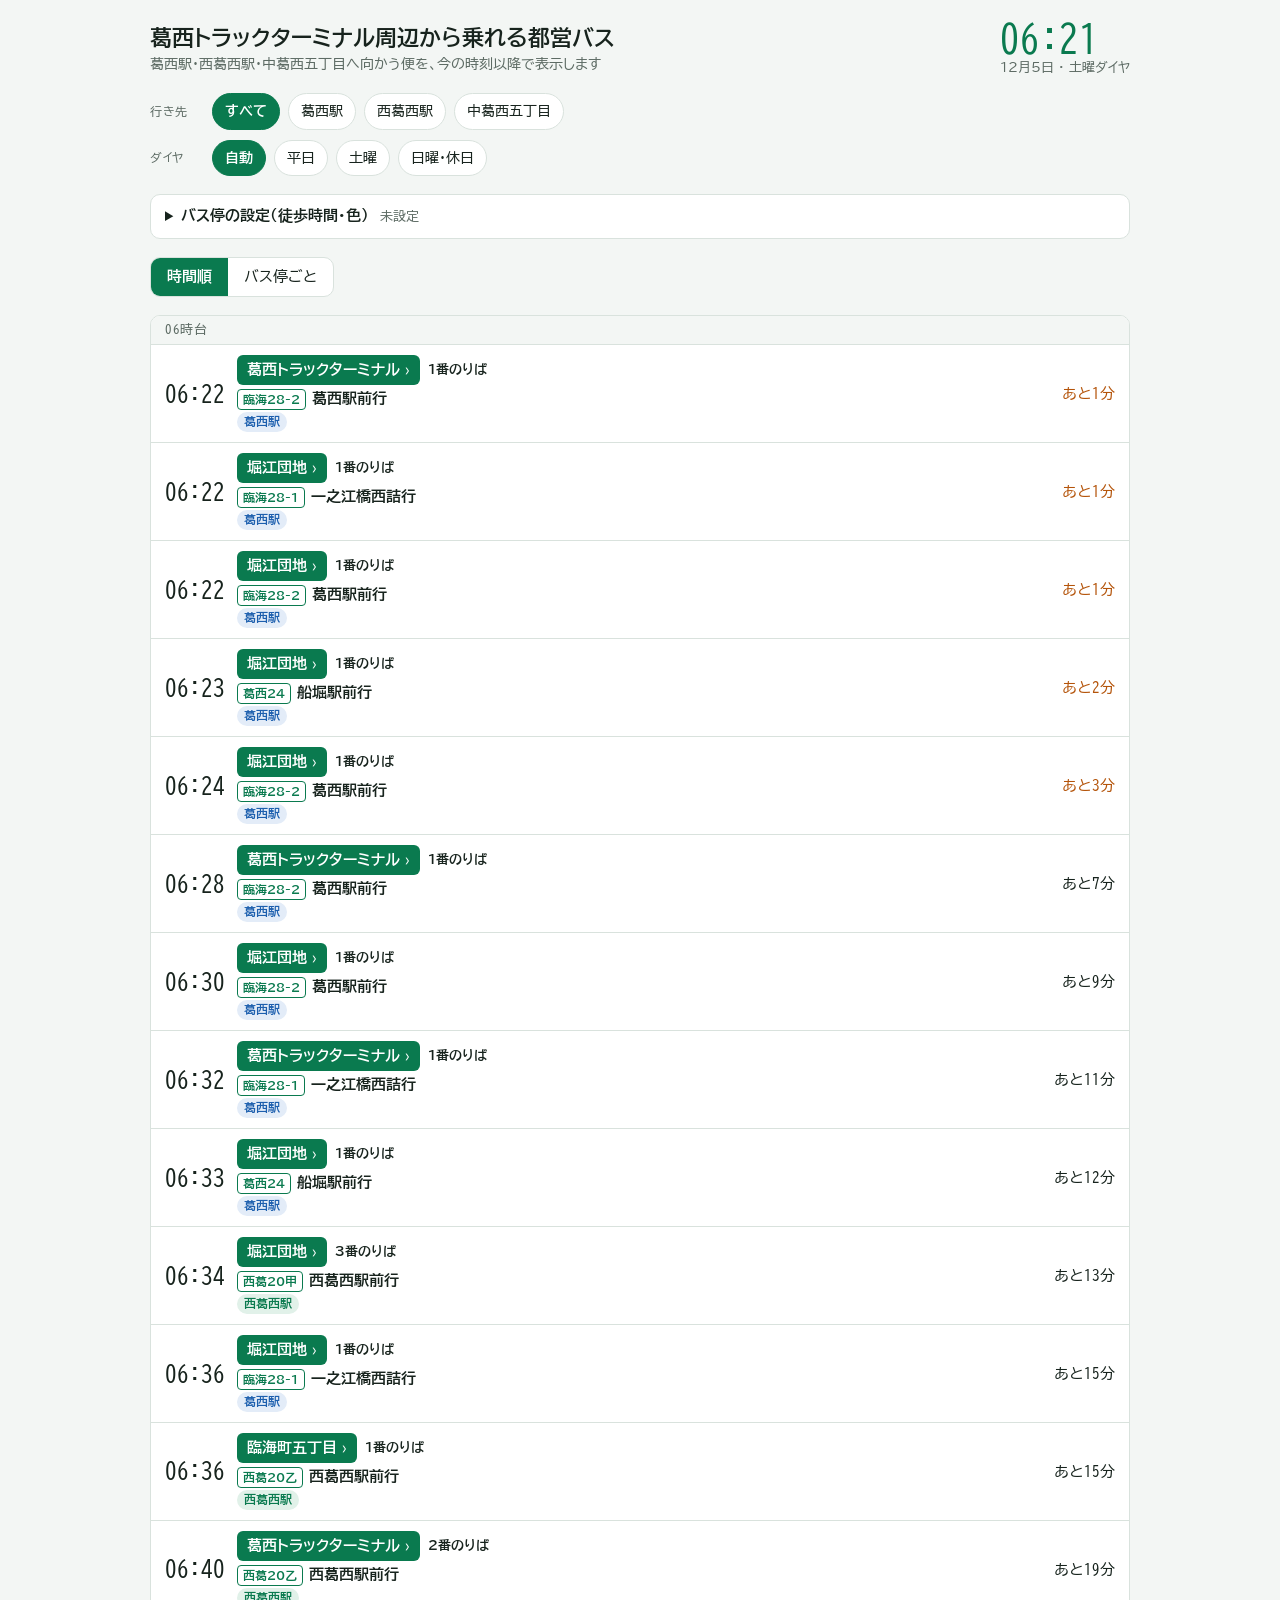
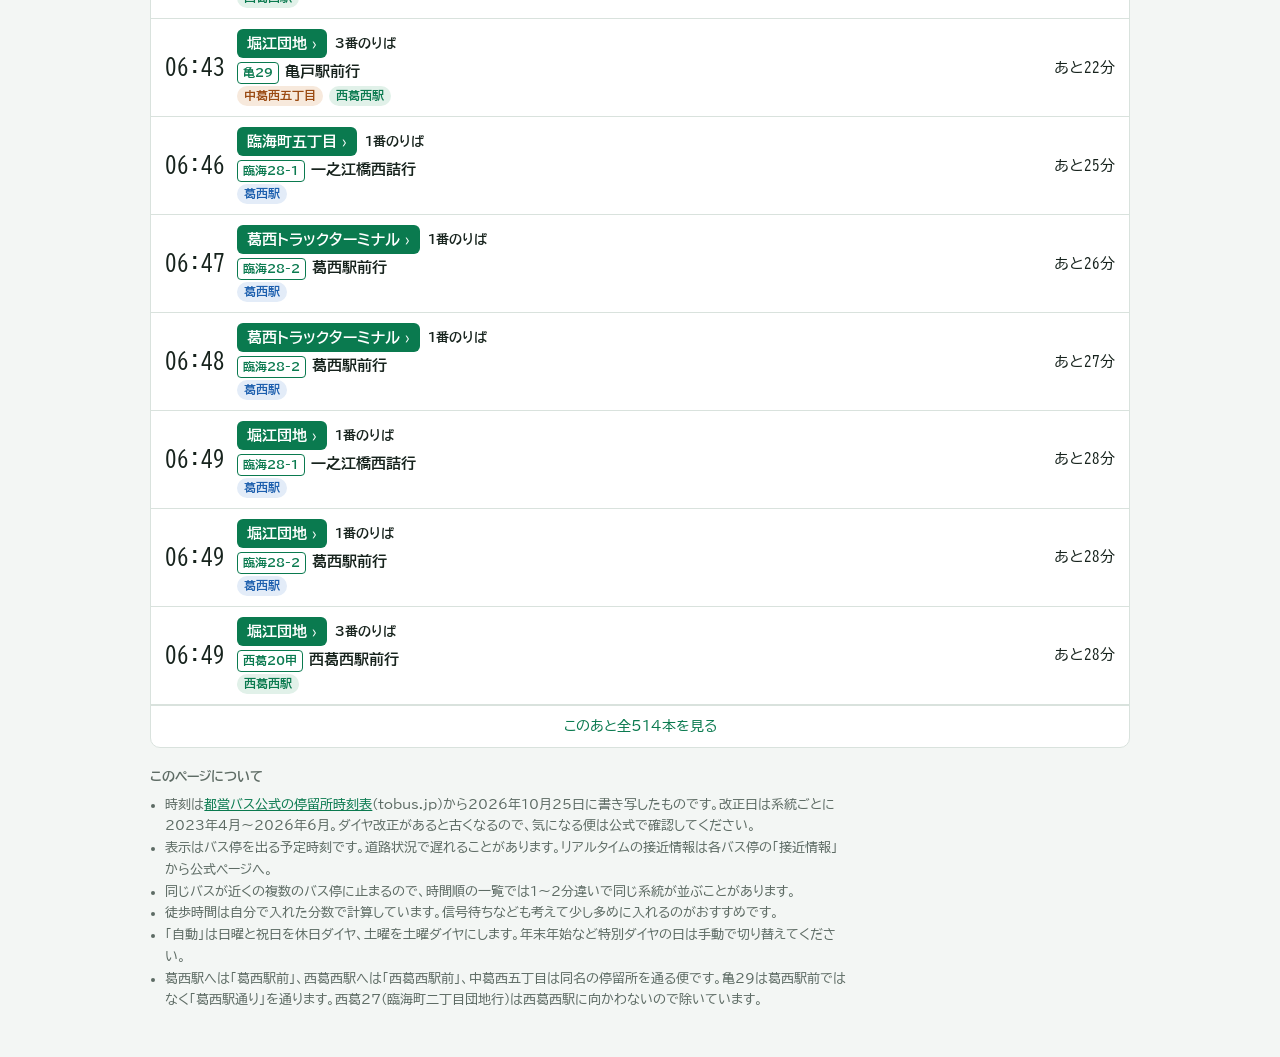
<file: index.html>
<!doctype html>
<html lang="ja">
<head>
<meta charset="utf-8">
<meta name="viewport" content="width=device-width,initial-scale=1,viewport-fit=cover">
<meta name="theme-color" content="#0a7a4f">
<link rel="manifest" href="manifest.webmanifest">
<link rel="icon" href="icon-192.png">
<link rel="apple-touch-icon" href="icon-192.png">
<style>:root{padding-top:env(safe-area-inset-top,0px);padding-bottom:env(safe-area-inset-bottom,0px)}body{margin:0}</style>
<title>葛西バス</title>
<meta name="claude:viewport-fit-sides" content="cover">
<link rel="preconnect" href="https://fonts.googleapis.com">
<link rel="stylesheet" href="https://fonts.googleapis.com/css2?family=BIZ+UDPGothic:wght@400;700&family=BIZ+UDGothic:wght@700&display=swap">
<style>
/* Layout: 発車標(departure board)風。上に時刻と行き先フィルタ、下に停留所ごとのカード */
:root{
  --bg:#f3f6f4; --surface:#ffffff; --fg:#17231d; --muted:#5d6b64; --line:#d9e2dd;
  --accent:#0a7a4f; --accent-soft:#e1f1e9; --warn:#b4540a; --led:#0a7a4f;
  --c-kasai:#1d5fae; --c-nishi:#0a7a4f; --c-naka:#9a4a12;
  --c-kasai-bg:#e3ecf8; --c-nishi-bg:#e1f1e9; --c-naka-bg:#f7e9dc;
  --font-body:"BIZ UDPGothic","Hiragino Sans","Noto Sans JP",system-ui,sans-serif;
  --font-num:"BIZ UDGothic","Hiragino Sans","Noto Sans JP",ui-monospace,monospace;
}
@media (prefers-color-scheme: dark){:root:not([data-theme="light"]){
  --bg:#0f1512; --surface:#18211c; --fg:#e6eee9; --muted:#9aaba2; --line:#2a362f;
  --accent:#3fc48a; --accent-soft:#183a2a; --warn:#f0a35c; --led:#57d99c;
  --c-kasai:#8db8f0; --c-nishi:#6fd8a6; --c-naka:#f0b07a;
  --c-kasai-bg:#1b2a40; --c-nishi-bg:#183a2a; --c-naka-bg:#3a2717; color-scheme:dark}}
:root[data-theme="dark"]{
  --bg:#0f1512; --surface:#18211c; --fg:#e6eee9; --muted:#9aaba2; --line:#2a362f;
  --accent:#3fc48a; --accent-soft:#183a2a; --warn:#f0a35c; --led:#57d99c;
  --c-kasai:#8db8f0; --c-nishi:#6fd8a6; --c-naka:#f0b07a;
  --c-kasai-bg:#1b2a40; --c-nishi-bg:#183a2a; --c-naka-bg:#3a2717; color-scheme:dark}
*{box-sizing:border-box}
body{background:var(--bg);color:var(--fg);font-family:var(--font-body);font-size:15px;line-height:1.55;
  padding-left:max(16px,env(safe-area-inset-left,0px));padding-right:max(16px,env(safe-area-inset-right,0px));padding-block:20px 40px}
.wrap{max-width:980px;margin:0 auto;display:flex;flex-direction:column;gap:18px}
header{display:flex;flex-wrap:wrap;align-items:flex-end;justify-content:space-between;gap:12px}
h1{font-size:1.35rem;margin:0;text-wrap:balance;line-height:1.3}
.sub{color:var(--muted);font-size:.85rem;margin:2px 0 0}
.clock{font-family:var(--font-num);font-size:2.4rem;line-height:1;color:var(--led);font-variant-numeric:tabular-nums;letter-spacing:.02em}
.clock small{display:block;font-family:var(--font-body);font-size:.8rem;color:var(--muted);text-align:right;margin-top:4px;letter-spacing:0}
.controls{display:flex;flex-direction:column;gap:10px}
.row{display:flex;flex-wrap:wrap;gap:8px;align-items:center}
.row .lbl{font-size:.75rem;color:var(--muted);letter-spacing:.06em;min-width:4.5em}
button.chip{font:inherit;font-size:.9rem;border:1px solid var(--line);background:var(--surface);color:var(--fg);
  padding:6px 12px;border-radius:999px;cursor:pointer}
button.chip[aria-pressed="true"]{background:var(--accent);border-color:var(--accent);color:var(--surface);font-weight:700}
button.chip:focus-visible{outline:2px solid var(--accent);outline-offset:2px}
.grid{display:grid;grid-template-columns:repeat(auto-fill,minmax(290px,1fr));gap:14px}
.card{background:var(--surface);border:1px solid var(--line);border-radius:10px;overflow:hidden;min-width:0;display:flex;flex-direction:column}
.card h2{font-size:1rem;margin:0;flex-wrap:wrap;padding:12px 14px 10px;border-bottom:1px solid var(--line);display:flex;justify-content:space-between;gap:8px;align-items:baseline}
.card h2 span{font-size:.75rem;color:var(--muted);font-weight:400}
.dep{display:grid;grid-template-columns:auto 1fr auto;gap:2px 12px;padding:10px 14px;border-bottom:1px solid var(--line);align-items:center}
.dep:last-child{border-bottom:0}
.dep .t{font-family:var(--font-num);font-size:1.45rem;font-variant-numeric:tabular-nums;grid-row:span 2}
.dep .r{font-weight:700;font-size:.95rem;min-width:0}
.dep .r b{display:inline-block;font-size:.78rem;border:1px solid currentColor;border-radius:4px;padding:0 5px;margin-right:6px;color:var(--accent)}
.dep .in{font-family:var(--font-num);font-size:.95rem;text-align:right;grid-row:span 2;font-variant-numeric:tabular-nums;white-space:nowrap}
.dep .in.soon{color:var(--warn)}
.dep .meta{font-size:.78rem;color:var(--muted);display:flex;flex-wrap:wrap;gap:4px 6px;align-items:center;min-width:0}
.pill{font-size:.72rem;padding:1px 7px;border-radius:999px;font-weight:700;white-space:nowrap}
.p-kasai{color:var(--c-kasai);background:var(--c-kasai-bg)}
.p-nishi{color:var(--c-nishi);background:var(--c-nishi-bg)}
.p-naka{color:var(--c-naka);background:var(--c-naka-bg)}
.empty{padding:14px;color:var(--muted);font-size:.9rem}
.more{font:inherit;font-size:.85rem;background:none;border:0;border-top:1px solid var(--line);color:var(--accent);padding:10px;cursor:pointer;margin-top:auto}
.more:focus-visible{outline:2px solid var(--accent);outline-offset:-2px}
.note{font-size:.8rem;color:var(--muted);line-height:1.7;max-width:70ch}
.note a{color:var(--accent)}
.note ul{padding-left:1.2em;margin:6px 0}
.banner{background:var(--accent-soft);border-radius:8px;padding:8px 12px;font-size:.85rem}
</style>
<style>
.tabs{display:flex;gap:0;border:1px solid var(--line);border-radius:10px;overflow:hidden;background:var(--surface);align-self:flex-start}
.tabs button{font:inherit;font-size:.92rem;border:0;background:none;color:var(--fg);padding:8px 16px;cursor:pointer}
.tabs button[aria-selected="true"]{background:var(--accent);color:var(--surface);font-weight:700}
.tabs button:focus-visible{outline:2px solid var(--accent);outline-offset:-2px}
.list{background:var(--surface);border:1px solid var(--line);border-radius:10px;overflow:hidden;display:flex;flex-direction:column}
.list .dep{grid-template-columns:auto 1fr auto}
button.stop{font:inherit;font-size:.8rem;font-weight:700;color:var(--accent);background:var(--accent-soft);border:0;border-radius:6px;padding:2px 8px;cursor:pointer;text-align:left}
button.stop:focus-visible{outline:2px solid var(--accent);outline-offset:1px}
button.stop::after{content:" ›"}
.detail-head{display:flex;flex-wrap:wrap;align-items:center;gap:10px 14px}
.detail-head h2{margin:0;font-size:1.2rem}
.detail-head .routes{font-size:.8rem;color:var(--muted)}
button.back{font:inherit;font-size:.88rem;border:1px solid var(--line);background:var(--surface);color:var(--fg);border-radius:999px;padding:6px 12px;cursor:pointer}
button.back:focus-visible{outline:2px solid var(--accent);outline-offset:2px}
.hour{font-family:var(--font-num);font-size:.8rem;color:var(--muted);background:var(--bg);padding:4px 14px;border-bottom:1px solid var(--line);letter-spacing:.04em}
.walkbox{background:var(--surface);border:1px solid var(--line);border-radius:10px;padding:0 14px}
.walkbox summary{cursor:pointer;padding:10px 0;font-weight:700;font-size:.92rem;list-style-position:inside}
.walkbox summary span{font-weight:400;color:var(--muted);font-size:.8rem;margin-left:6px}
.walkbox summary:focus-visible{outline:2px solid var(--accent);outline-offset:2px}
.walkhelp{font-size:.8rem;color:var(--muted);margin:0 0 10px}
.walkset{display:grid;grid-template-columns:repeat(auto-fill,minmax(220px,1fr));gap:8px 16px;padding-bottom:14px}
.walkrow{display:flex;align-items:center;gap:8px;font-size:.9rem}
.walkrow .wname{flex:1;min-width:0}
.walkrow input{width:4.5em;font:inherit;font-family:var(--font-num);font-size:1rem;padding:4px 8px;border:1px solid var(--line);border-radius:6px;background:var(--bg);color:var(--fg);text-align:right}
.walkrow input:focus-visible{outline:2px solid var(--accent);outline-offset:1px}
.walk{font-weight:700;color:var(--accent)}
.walk.tight{color:var(--warn)}
.walk.late{color:var(--muted)}
.dep.miss{opacity:.45}
.dep.miss .r b{color:var(--muted)}
.dep .t{grid-column:1;grid-row:1 / span 2}
.dep .in{grid-column:3;grid-row:1 / span 2}
.dep .st,.dep .r,.dep .meta{grid-column:2}
.dep.withstop .t,.dep.withstop .in{grid-row:1 / span 3}
.dep .st{display:flex;flex-wrap:wrap;align-items:center;gap:4px 8px;min-width:0}
.sc-green{--sc:#0a7a4f}.sc-blue{--sc:#1d5fae}.sc-teal{--sc:#0b7285}.sc-purple{--sc:#6b3fa0}.sc-pink{--sc:#b8336a}.sc-red{--sc:#c0392b}.sc-orange{--sc:#b4540a}.sc-brown{--sc:#7a5230}
@media (prefers-color-scheme:dark){:root:not([data-theme="light"]) .sc-green{--sc:#3fc48a}:root:not([data-theme="light"]) .sc-blue{--sc:#8db8f0}:root:not([data-theme="light"]) .sc-teal{--sc:#5fd0e0}:root:not([data-theme="light"]) .sc-purple{--sc:#c3a2f0}:root:not([data-theme="light"]) .sc-pink{--sc:#f39ac0}:root:not([data-theme="light"]) .sc-red{--sc:#f08a80}:root:not([data-theme="light"]) .sc-orange{--sc:#f0a35c}:root:not([data-theme="light"]) .sc-brown{--sc:#d4a87a}}
:root[data-theme="dark"] .sc-green{--sc:#3fc48a}:root[data-theme="dark"] .sc-blue{--sc:#8db8f0}:root[data-theme="dark"] .sc-teal{--sc:#5fd0e0}:root[data-theme="dark"] .sc-purple{--sc:#c3a2f0}:root[data-theme="dark"] .sc-pink{--sc:#f39ac0}:root[data-theme="dark"] .sc-red{--sc:#f08a80}:root[data-theme="dark"] .sc-orange{--sc:#f0a35c}:root[data-theme="dark"] .sc-brown{--sc:#d4a87a}
button.stop.big,.stoplabel{white-space:nowrap;font-size:.95rem;font-weight:700;padding:3px 10px;background:var(--sc,var(--accent));color:var(--surface);border-radius:6px}
.card h2 button.stop.big{font-size:1rem;padding:4px 12px}
.detail-head h2 .stoplabel{font-size:1.1rem;padding:4px 12px}
.walkrow .stoplabel{flex:0 1 auto;overflow:hidden;text-overflow:ellipsis;font-size:.88rem;padding:2px 8px;margin-right:auto}
.stopset{display:flex;flex-direction:column;gap:6px}
.swatches{display:flex;flex-wrap:wrap;gap:6px}
.sw{width:28px;height:28px;border-radius:50%;border:2px solid var(--surface);background:var(--sc);box-shadow:0 0 0 1px var(--line);cursor:pointer;padding:0}
.sw[aria-checked="true"]{box-shadow:0 0 0 2px var(--fg)}
.sw:focus-visible{outline:2px solid var(--fg);outline-offset:2px}
.dep .st .pole{font-size:.8rem;font-weight:700;color:var(--fg)}
.dep.miss .st button.stop{background:var(--muted)}
</style>
</head>
<body>
<div class="wrap">
<header>
  <div>
    <h1>葛西トラックターミナル周辺から乗れる都営バス</h1>
    <p class="sub">葛西駅・西葛西駅・中葛西五丁目へ向かう便を、今の時刻以降で表示します</p>
  </div>
  <div class="clock" id="clock">--:--<small id="daylabel">-</small></div>
</header>
<div class="controls">
  <div class="row" role="group" aria-label="行き先">
    <span class="lbl">行き先</span>
    <button class="chip" data-dest="all" aria-pressed="true" id="d-all">すべて</button>
    <button class="chip" data-dest="kasai" aria-pressed="false" id="d-kasai">葛西駅</button>
    <button class="chip" data-dest="nishi" aria-pressed="false" id="d-nishi">西葛西駅</button>
    <button class="chip" data-dest="naka" aria-pressed="false" id="d-naka">中葛西五丁目</button>
  </div>
  <div class="row" role="group" aria-label="ダイヤ">
    <span class="lbl">ダイヤ</span>
    <button class="chip" data-day="auto" aria-pressed="true" id="w-auto">自動</button>
    <button class="chip" data-day="wd" aria-pressed="false" id="w-wd">平日</button>
    <button class="chip" data-day="sa" aria-pressed="false" id="w-sa">土曜</button>
    <button class="chip" data-day="ho" aria-pressed="false" id="w-ho">日曜・休日</button>
  </div>
</div>
<details class="walkbox" id="walkbox">
  <summary>バス停の設定(徒歩時間・色) <span id="walksum">未設定</span></summary>
  <p class="walkhelp">いる場所から各バス停まで歩く分数を入れると、歩いても間に合わない便はグレーで表示します。空欄は0分(今すぐ乗れる)扱いです。下の丸を押すとバス停の色を変えられます。設定はこのスマホに保存されます。</p>
  <div id="walkset" class="walkset"></div>
</details>
<div class="tabs" role="tablist" id="tabs">
  <button role="tab" data-view="time" aria-selected="true" id="tab-time">時間順</button>
  <button role="tab" data-view="stops" aria-selected="false" id="tab-stops">バス停ごと</button>
</div>
<div id="banner" class="banner" hidden></div>
<div id="view"></div>
<section class="note">
  <strong>このページについて</strong>
  <ul>
    <li>時刻は<a href="https://tobus.jp/sp/blsys" target="_blank" rel="noopener">都営バス公式の停留所時刻表</a>(tobus.jp)から2026年10月25日に書き写したものです。改正日は系統ごとに2023年4月〜2026年6月。ダイヤ改正があると古くなるので、気になる便は公式で確認してください。</li>
    <li>表示はバス停を出る予定時刻です。道路状況で遅れることがあります。リアルタイムの接近情報は各バス停の「接近情報」から公式ページへ。</li>
    <li>同じバスが近くの複数のバス停に止まるので、時間順の一覧では1〜2分違いで同じ系統が並ぶことがあります。</li>
    <li>徒歩時間は自分で入れた分数で計算しています。信号待ちなども考えて少し多めに入れるのがおすすめです。</li>
    <li>「自動」は日曜と祝日を休日ダイヤ、土曜を土曜ダイヤにします。年末年始など特別ダイヤの日は手動で切り替えてください。</li>
    <li>葛西駅へは「葛西駅前」、西葛西駅へは「西葛西駅前」、中葛西五丁目は同名の停留所を通る便です。亀29は葛西駅前ではなく「葛西駅通り」を通ります。西葛27(臨海町二丁目団地行)は西葛西駅に向かわないので除いています。</li>
  </ul>
</section>
</div>
<script>
const DATA=
{"1394_175":{"pole":1,"t":{"wd":[[385,""],[397,""],[409,""],[415,"ｲ"],[420,""],[426,"ｲ"],[433,""],[440,"ｲ"],[447,""],[453,"ｲ"],[459,""],[466,"ｲ"],[472,""],[478,"ｶ"],[485,""],[491,"ｶ"],[498,""],[504,"ｶ"],[511,"ｲ"],[517,"ｶ"],[523,"ｲ"],[527,"ｶ"],[532,"ｲ"],[536,"ｶ"],[540,"ｲ"],[545,"ｶ"],[551,"ｲ"],[556,"ｶ"],[564,"ｲ"],[572,"ｶ"],[581,"ｲ"],[591,"ｲ"],[600,"ｲ"],[609,"ｲ"],[616,"ｶ"],[625,"ｲ"],[635,"ｲ"],[646,"ｲ"],[653,"ｶ"],[659,"ｲ"],[669,"ｶ"],[672,"ｲ"],[678,"ｶ"],[685,"ｲ"],[699,"ｲ"],[713,"ｲ"],[726,"ｲ"],[739,"ｲ"],[754,"ｲ"],[771,"ｲ"],[788,"ｲ"],[796,"ｶ"],[805,"ｲ"],[822,"ｲ"],[839,"ｲ"],[856,"ｲ"],[873,"ｲ"],[891,"ｲ"],[909,"ｲ"],[925,""],[940,""],[952,""],[963,""],[975,""],[981,"ｶ"],[987,""],[1001,""],[1015,""],[1029,""],[1042,""],[1055,""],[1066,""],[1075,""],[1081,"ｶ"],[1084,""],[1093,""],[1102,""],[1111,""],[1120,""],[1125,"ｶ"],[1131,""],[1138,"ｶ"],[1143,""],[1155,""],[1161,"ｶ"],[1175,"ｲ"],[1179,"ｶ"],[1187,"ｶ"],[1197,"ｲ"],[1214,"ｲ"],[1231,"ｲ"],[1247,"ｲ"],[1262,"ｲ"],[1279,"ｲ"],[1296,"ｲ"],[1312,"ｲ"],[1326,"ｶ"]],"sa":[[382,""],[396,""],[409,""],[424,""],[441,""],[459,""],[474,""],[488,""],[505,""],[523,"ｲ"],[540,"ｲ"],[555,"ｲ"],[570,"ｲ"],[587,"ｲ"],[604,"ｲ"],[619,"ｶ"],[635,"ｲ"],[645,"ｶ"],[651,"ｲ"],[668,"ｲ"],[685,"ｲ"],[702,"ｲ"],[719,"ｲ"],[736,"ｲ"],[753,"ｲ"],[770,"ｲ"],[787,"ｲ"],[804,"ｲ"],[821,"ｲ"],[838,"ｲ"],[855,"ｲ"],[864,"ｶ"],[872,"ｲ"],[889,"ｲ"],[905,"ｲ"],[922,"ｲ"],[938,"ｲ"],[954,"ｲ"],[971,""],[988,""],[996,"ｶ"],[1005,""],[1021,""],[1037,""],[1053,""],[1068,""],[1083,""],[1092,"ｶ"],[1099,""],[1115,""],[1131,""],[1140,"ｶ"],[1147,""],[1163,"ｲ"],[1181,"ｲ"],[1191,"ｶ"],[1200,"ｲ"],[1207,"ｶ"],[1223,"ｲ"],[1245,"ｲ"],[1267,"ｲ"],[1294,"ｲ"],[1312,"ｲ"],[1326,"ｶ"]],"ho":[[382,""],[400,""],[414,""],[433,""],[451,""],[469,""],[487,""],[505,""],[523,"ｲ"],[541,"ｲ"],[555,"ｲ"],[569,"ｲ"],[579,"ｶ"],[585,"ｲ"],[601,"ｲ"],[616,"ｲ"],[631,"ｲ"],[647,"ｲ"],[662,"ｲ"],[678,"ｲ"],[693,"ｲ"],[709,"ｲ"],[725,"ｲ"],[740,"ｲ"],[755,"ｲ"],[771,"ｲ"],[787,"ｲ"],[795,"ｶ"],[803,"ｲ"],[819,"ｲ"],[835,"ｲ"],[843,"ｶ"],[851,"ｲ"],[867,"ｲ"],[883,"ｲ"],[899,"ｲ"],[915,"ｲ"],[930,"ｲ"],[945,"ｲ"],[961,"ｲ"],[976,"ｲ"],[987,""],[999,""],[1011,""],[1018,"ｶ"],[1025,""],[1038,""],[1050,""],[1062,""],[1075,""],[1081,"ｶ"],[1088,""],[1103,""],[1118,"ｲ"],[1127,"ｶ"],[1133,"ｲ"],[1148,"ｲ"],[1163,"ｲ"],[1180,"ｲ"],[1189,"ｶ"],[1199,"ｲ"],[1218,"ｲ"],[1239,"ｲ"],[1264,"ｲ"],[1279,"ｶ"],[1294,"ｲ"],[1312,"ｶ"]]}},"1394_176":{"pole":1,"t":{"wd":[[360,""],[365,"ｲ"],[370,""],[373,"ｲ"],[380,""],[390,""],[393,""],[397,"ｲ"],[406,""],[407,""],[410,""],[413,""],[420,"ｲ"],[423,"ｲ"],[424,""],[426,""],[431,""],[439,""],[447,""],[450,""],[452,""],[454,""],[470,""],[492,""],[510,""],[539,""],[555,""],[576,""],[593,""],[624,""],[626,""],[637,""],[645,""],[653,""],[674,""],[709,""],[715,""],[741,""],[749,""],[767,""],[784,""],[806,""],[817,""],[818,""],[819,""],[849,""],[863,""],[876,"ｲ"],[883,""],[892,"ｲ"],[911,""],[912,""],[914,""],[932,"ｲ"],[936,""],[942,""],[957,""],[965,""],[980,""],[1003,""],[1006,""],[1013,""],[1045,""],[1049,""],[1076,""],[1082,""],[1123,""],[1127,""],[1129,""],[1148,""],[1153,""],[1230,""],[1272,""],[1307,""]],"sa":[[364,"ｲ"],[365,"ｲ"],[370,""],[377,""],[382,""],[384,""],[390,""],[409,""],[410,""],[414,""],[423,"ｲ"],[426,""],[428,""],[429,""],[449,""],[450,""],[466,""],[469,""],[485,""],[487,""],[507,""],[525,""],[541,""],[542,""],[544,"ｲ"],[560,""],[568,"ｲ"],[577,""],[585,""],[595,""],[621,""],[629,""],[648,""],[664,""],[680,""],[694,""],[714,""],[731,""],[739,""],[755,"ｲ"],[764,""],[768,""],[785,""],[786,""],[789,""],[811,"ｲ"],[812,""],[814,""],[839,""],[862,""],[885,""],[888,"ｲ"],[906,""],[925,"ｲ"],[929,""],[930,""],[933,""],[953,""],[972,""],[978,""],[986,""],[988,""],[998,"ｲ"],[1004,""],[1008,""],[1011,""],[1028,""],[1043,""],[1054,""],[1074,""],[1077,""],[1087,""],[1120,""],[1126,""],[1133,""],[1148,""],[1270,""],[1309,""]],"ho":[[365,"ｲ"],[375,""],[377,""],[389,""],[390,""],[400,""],[401,""],[416,""],[427,""],[447,""],[449,""],[452,""],[461,""],[481,""],[510,""],[521,""],[527,""],[559,""],[566,""],[576,""],[583,"ｲ"],[587,""],[592,""],[594,""],[608,""],[611,""],[614,""],[618,"ｲ"],[655,""],[666,""],[677,""],[679,""],[685,""],[702,""],[704,"ｲ"],[724,""],[741,""],[763,""],[767,""],[781,""],[796,""],[811,""],[816,""],[834,""],[853,""],[858,""],[873,""],[875,""],[905,""],[907,""],[923,""],[930,""],[945,""],[969,""],[978,""],[1018,""],[1026,""],[1052,""],[1056,""],[1086,""],[1109,""],[1115,""],[1130,""],[1148,""],[1170,""],[1186,""],[1217,""],[1247,""],[1285,""]]}},"1394_56":{"pole":3,"t":{"wd":[[394,""],[415,""],[424,""],[433,""],[440,""],[450,""],[461,""],[469,""],[476,""],[486,""],[495,""],[506,""],[514,""],[523,""],[532,""],[543,""],[554,""],[562,""],[572,""],[581,""],[597,""],[610,""],[628,""],[645,""],[658,""],[678,""],[696,""],[710,""],[726,""],[743,""],[757,""],[774,""],[790,""],[804,""],[820,""],[836,""],[850,""],[867,""],[884,""],[898,""],[914,""],[929,""],[947,""],[958,""],[968,""],[976,""],[986,""],[995,""],[1005,""],[1014,""],[1022,""],[1032,""],[1041,""],[1052,""],[1060,""],[1069,""],[1079,""],[1089,""],[1100,""],[1112,""],[1125,""],[1141,""],[1155,""],[1170,""],[1186,""],[1199,""],[1218,""],[1232,""],[1244,""],[1264,""],[1280,""],[1322,""]],"sa":[[394,""],[409,""],[421,""],[433,""],[444,""],[455,""],[466,""],[477,""],[488,""],[499,""],[510,""],[521,""],[533,""],[543,""],[553,""],[565,""],[575,""],[586,""],[597,""],[609,""],[619,""],[631,""],[646,""],[662,""],[678,""],[694,""],[709,""],[724,""],[739,""],[755,""],[767,""],[782,""],[800,""],[814,""],[830,""],[845,""],[861,""],[877,""],[892,""],[907,""],[922,""],[937,""],[954,""],[967,""],[982,""],[996,""],[1008,""],[1022,""],[1041,""],[1052,""],[1068,""],[1080,""],[1094,""],[1109,""],[1124,""],[1139,""],[1156,""],[1171,""],[1197,""],[1217,""],[1240,""],[1260,""],[1282,""],[1300,""],[1323,""]],"ho":[[394,""],[414,""],[434,""],[454,""],[474,""],[494,""],[515,""],[536,""],[558,""],[576,""],[588,""],[602,""],[618,""],[629,""],[644,""],[660,""],[670,""],[681,""],[693,""],[706,""],[717,""],[728,""],[741,""],[754,""],[766,""],[778,""],[791,""],[801,""],[817,""],[835,""],[853,""],[869,""],[889,""],[904,""],[917,""],[930,""],[945,""],[958,""],[969,""],[981,""],[995,""],[1010,""],[1023,""],[1036,""],[1050,""],[1065,""],[1080,""],[1094,""],[1109,""],[1125,""],[1140,""],[1156,""],[1180,""],[1200,""],[1221,""],[1241,""],[1262,""],[1282,""],[1303,""],[1323,""]]}},"1394_76":{"pole":1,"t":{"wd":[[384,""],[401,""],[417,""],[429,"ｶ"],[438,""],[447,"ｶ"],[456,""],[466,"ｶ"],[476,""],[486,"ｶ"],[495,""],[509,""],[523,""],[537,""],[551,""],[566,""],[582,""],[599,""],[620,""],[642,""],[666,""],[691,""],[717,""],[746,""],[775,""],[795,""],[814,""],[833,""],[852,""],[869,""],[886,""],[902,""],[918,""],[934,""],[949,""],[964,""],[978,""],[992,""],[1006,""],[1020,""],[1034,""],[1048,""],[1063,""],[1078,""],[1094,""],[1111,""],[1130,""],[1155,""],[1180,""],[1210,""],[1235,""],[1258,""],[1285,""],[1313,""]],"sa":[[383,""],[393,""],[413,""],[435,""],[457,""],[476,""],[495,""],[513,""],[529,""],[545,""],[561,""],[579,""],[597,""],[615,""],[633,""],[651,""],[668,""],[685,""],[701,""],[715,""],[730,""],[744,""],[758,""],[772,""],[786,""],[800,""],[814,""],[828,""],[843,""],[858,""],[874,""],[891,""],[908,""],[924,""],[940,""],[956,""],[973,""],[991,""],[1009,""],[1027,""],[1045,""],[1063,""],[1082,""],[1100,""],[1118,""],[1136,""],[1154,""],[1172,""],[1190,""],[1208,""],[1233,""],[1258,""],[1285,""],[1313,""]],"ho":[[384,""],[403,""],[433,""],[459,""],[483,""],[507,""],[536,""],[561,""],[587,""],[614,""],[640,""],[662,""],[684,""],[704,""],[724,""],[742,""],[757,""],[774,""],[790,""],[806,""],[824,""],[842,""],[860,""],[879,""],[899,""],[919,""],[940,""],[961,""],[982,""],[1003,""],[1024,""],[1044,""],[1064,""],[1084,""],[1105,""],[1135,""],[1166,""],[1199,""],[1227,""],[1253,""],[1283,""],[1313,""]]}},"1394_80":{"pole":3,"t":{"wd":[[884,""],[1002,""]],"sa":[[881,""],[1001,""]],"ho":[[880,""],[1000,""]]}},"1394_92":{"pole":3,"t":{"wd":[[406,""],[415,""],[433,""],[443,""],[476,""],[512,""],[563,""],[622,""],[679,""],[772,""],[822,""],[935,""],[1002,""],[1096,""],[1124,""],[1142,""],[1158,""],[1253,""]],"sa":[[403,""],[439,""],[463,""],[475,""],[507,""],[540,""],[564,""],[646,""],[683,""],[780,""],[822,""],[864,""],[919,""],[960,""],[1002,""],[1041,""],[1095,""],[1110,""],[1137,""],[1176,""],[1249,""]],"ho":[[403,""],[441,""],[485,""],[548,""],[621,""],[676,""],[728,""],[768,""],[821,""],[853,""],[917,""],[958,""],[989,""],[1052,""],[1152,""],[1200,""]]}},"2062_175":{"pole":1,"t":{"wd":[[381,""],[393,""],[665,"ｶ"]],"sa":[[378,""],[392,""],[641,"ｶ"]],"ho":[[379,""],[397,""]]}},"2062_176":{"pole":1,"t":{"wd":[[361,"ｲ"],[367,""],[369,"ｲ"],[377,""],[387,""],[390,""],[393,"ｲ"],[402,""],[403,""],[406,""],[409,""],[416,"ｲ"],[419,"ｲ"],[420,""],[422,""],[427,""],[435,""],[443,""],[446,""],[448,""],[450,""],[466,""],[488,""],[506,""],[535,""],[551,""],[572,""],[589,""],[620,""],[622,""],[633,""],[641,""],[649,""],[670,""],[705,""],[711,""],[737,""],[745,""],[763,""],[780,""],[802,""],[813,""],[814,""],[815,""],[845,""],[859,""],[872,"ｲ"],[879,""],[888,"ｲ"],[907,""],[908,""],[910,""],[928,"ｲ"],[932,""],[938,""],[953,""],[961,""],[976,""],[999,""],[1002,""],[1009,""],[1041,""],[1045,""],[1072,""],[1078,""],[1119,""],[1123,""],[1125,""],[1144,""],[1149,""],[1226,""],[1269,""],[1304,""]],"sa":[[361,"ｲ"],[362,"ｲ"],[368,""],[375,""],[380,""],[382,""],[388,""],[407,""],[408,""],[412,""],[419,"ｲ"],[424,""],[426,""],[427,""],[447,""],[448,""],[463,""],[466,""],[481,""],[483,""],[503,""],[521,""],[537,""],[538,""],[540,"ｲ"],[556,""],[564,"ｲ"],[573,""],[581,""],[591,""],[617,""],[625,""],[644,""],[660,""],[676,""],[690,""],[710,""],[727,""],[735,""],[751,"ｲ"],[760,""],[764,""],[781,""],[782,""],[785,""],[807,"ｲ"],[808,""],[810,""],[835,""],[858,""],[881,""],[884,"ｲ"],[902,""],[921,"ｲ"],[925,""],[926,""],[929,""],[949,""],[968,""],[974,""],[982,""],[984,""],[994,"ｲ"],[1000,""],[1004,""],[1007,""],[1024,""],[1039,""],[1050,""],[1070,""],[1073,""],[1083,""],[1116,""],[1122,""],[1129,""],[1144,""],[1268,""],[1307,""]],"ho":[[362,"ｲ"],[373,""],[375,""],[387,""],[388,""],[398,""],[399,""],[414,""],[425,""],[445,""],[447,""],[450,""],[457,""],[477,""],[506,""],[517,""],[523,""],[555,""],[562,""],[572,""],[579,"ｲ"],[583,""],[588,""],[590,""],[604,""],[607,""],[610,""],[614,"ｲ"],[651,""],[662,""],[673,""],[675,""],[681,""],[698,""],[700,"ｲ"],[720,""],[737,""],[759,""],[763,""],[777,""],[792,""],[807,""],[812,""],[830,""],[849,""],[854,""],[869,""],[871,""],[901,""],[903,""],[919,""],[926,""],[941,""],[965,""],[974,""],[1014,""],[1022,""],[1048,""],[1052,""],[1082,""],[1105,""],[1111,""],[1126,""],[1144,""],[1166,""],[1182,""],[1215,""],[1245,""],[1283,""]]}},"2062_57":{"pole":2,"t":{"wd":[[350,""],[398,""],[411,""],[422,""],[433,""],[446,""],[456,""],[467,""],[481,""],[500,""],[511,""],[528,""],[549,""],[570,""],[592,""],[617,""],[640,""],[665,""],[690,""],[718,""],[736,""],[765,""],[782,""],[811,""],[828,""],[855,""],[875,""],[897,""],[920,""],[942,""],[963,""],[981,""],[1001,""],[1026,""],[1048,""],[1074,""],[1093,""],[1117,""],[1137,""],[1160,""],[1180,""],[1204,""],[1226,""],[1250,""],[1272,""],[1297,""],[1315,""],[1338,""]],"sa":[[350,""],[400,""],[414,""],[426,""],[439,""],[452,""],[463,""],[475,""],[492,""],[503,""],[517,""],[530,""],[547,""],[564,""],[591,""],[608,""],[630,""],[654,""],[671,""],[693,""],[715,""],[735,""],[754,""],[775,""],[796,""],[819,""],[838,""],[860,""],[882,""],[904,""],[927,""],[949,""],[973,""],[994,""],[1018,""],[1039,""],[1063,""],[1085,""],[1106,""],[1130,""],[1152,""],[1174,""],[1194,""],[1214,""],[1237,""],[1257,""],[1278,""],[1298,""],[1316,""],[1338,""]],"ho":[[388,""],[429,""],[447,""],[467,""],[489,""],[508,""],[532,""],[553,""],[575,""],[597,""],[618,""],[640,""],[660,""],[688,""],[712,""],[734,""],[761,""],[787,""],[809,""],[833,""],[858,""],[880,""],[907,""],[927,""],[950,""],[974,""],[998,""],[1018,""],[1033,""],[1053,""],[1070,""],[1091,""],[1115,""],[1143,""],[1185,""],[1211,""],[1253,""],[1295,""],[1338,""]]}},"2188_175":{"pole":1,"t":{"wd":[[406,""],[412,"ｲ"],[417,""],[423,"ｲ"],[430,""],[437,"ｲ"],[444,""],[450,"ｲ"],[456,""],[463,"ｲ"],[469,""],[475,"ｶ"],[482,""],[488,"ｶ"],[495,""],[501,"ｶ"],[508,"ｲ"],[514,"ｶ"],[520,"ｲ"],[524,"ｶ"],[529,"ｲ"],[533,"ｶ"],[537,"ｲ"],[542,"ｶ"],[548,"ｲ"],[553,"ｶ"],[561,"ｲ"],[569,"ｶ"],[578,"ｲ"],[588,"ｲ"],[597,"ｲ"],[606,"ｲ"],[613,"ｶ"],[622,"ｲ"],[632,"ｲ"],[643,"ｲ"],[650,"ｶ"],[656,"ｲ"],[669,"ｲ"],[675,"ｶ"],[682,"ｲ"],[696,"ｲ"],[710,"ｲ"],[723,"ｲ"],[736,"ｲ"],[751,"ｲ"],[768,"ｲ"],[785,"ｲ"],[793,"ｶ"],[802,"ｲ"],[819,"ｲ"],[836,"ｲ"],[853,"ｲ"],[870,"ｲ"],[888,"ｲ"],[906,"ｲ"],[922,""],[937,""],[949,""],[960,""],[972,""],[978,"ｶ"],[984,""],[998,""],[1012,""],[1026,""],[1039,""],[1052,""],[1063,""],[1072,""],[1078,"ｶ"],[1081,""],[1090,""],[1099,""],[1108,""],[1117,""],[1122,"ｶ"],[1128,""],[1135,"ｶ"],[1140,""],[1152,""],[1158,"ｶ"],[1172,"ｲ"],[1176,"ｶ"],[1184,"ｶ"],[1194,"ｲ"],[1211,"ｲ"],[1228,"ｲ"],[1244,"ｲ"],[1259,"ｲ"],[1276,"ｲ"],[1293,"ｲ"],[1309,"ｲ"],[1323,"ｶ"]],"sa":[[406,""],[421,""],[438,""],[456,""],[471,""],[485,""],[502,""],[520,"ｲ"],[537,"ｲ"],[552,"ｲ"],[567,"ｲ"],[584,"ｲ"],[601,"ｲ"],[616,"ｶ"],[632,"ｲ"],[648,"ｲ"],[665,"ｲ"],[682,"ｲ"],[699,"ｲ"],[716,"ｲ"],[733,"ｲ"],[750,"ｲ"],[767,"ｲ"],[784,"ｲ"],[801,"ｲ"],[818,"ｲ"],[835,"ｲ"],[852,"ｲ"],[861,"ｶ"],[869,"ｲ"],[886,"ｲ"],[902,"ｲ"],[919,"ｲ"],[935,"ｲ"],[951,"ｲ"],[968,""],[985,""],[993,"ｶ"],[1002,""],[1018,""],[1034,""],[1050,""],[1065,""],[1080,""],[1089,"ｶ"],[1096,""],[1112,""],[1128,""],[1137,"ｶ"],[1144,""],[1160,"ｲ"],[1178,"ｲ"],[1188,"ｶ"],[1197,"ｲ"],[1204,"ｶ"],[1220,"ｲ"],[1242,"ｲ"],[1264,"ｲ"],[1291,"ｲ"],[1309,"ｲ"],[1323,"ｶ"]],"ho":[[411,""],[430,""],[448,""],[466,""],[484,""],[502,""],[520,"ｲ"],[538,"ｲ"],[552,"ｲ"],[566,"ｲ"],[576,"ｶ"],[582,"ｲ"],[598,"ｲ"],[613,"ｲ"],[628,"ｲ"],[644,"ｲ"],[659,"ｲ"],[675,"ｲ"],[690,"ｲ"],[706,"ｲ"],[722,"ｲ"],[737,"ｲ"],[752,"ｲ"],[768,"ｲ"],[784,"ｲ"],[792,"ｶ"],[800,"ｲ"],[816,"ｲ"],[832,"ｲ"],[840,"ｶ"],[848,"ｲ"],[864,"ｲ"],[880,"ｲ"],[896,"ｲ"],[912,"ｲ"],[927,"ｲ"],[942,"ｲ"],[958,"ｲ"],[973,"ｲ"],[984,""],[996,""],[1008,""],[1015,"ｶ"],[1022,""],[1035,""],[1047,""],[1059,""],[1072,""],[1078,"ｶ"],[1085,""],[1100,""],[1115,"ｲ"],[1124,"ｶ"],[1130,"ｲ"],[1145,"ｲ"],[1160,"ｲ"],[1177,"ｲ"],[1186,"ｶ"],[1196,"ｲ"],[1215,"ｲ"],[1236,"ｲ"],[1261,"ｲ"],[1276,"ｶ"],[1291,"ｲ"],[1309,"ｶ"]]}},"2188_57":{"pole":1,"t":{"wd":[[346,""],[394,""],[407,""],[418,""],[429,""],[442,""],[452,""],[463,""],[477,""],[496,""],[507,""],[524,""],[545,""],[566,""],[588,""],[613,""],[636,""],[661,""],[686,""],[714,""],[732,""],[761,""],[778,""],[807,""],[824,""],[851,""],[871,""],[893,""],[916,""],[938,""],[959,""],[977,""],[997,""],[1022,""],[1044,""],[1070,""],[1089,""],[1113,""],[1133,""],[1156,""],[1176,""],[1200,""],[1222,""],[1246,""],[1268,""],[1293,""],[1311,""],[1334,""]],"sa":[[346,""],[396,""],[410,""],[422,""],[435,""],[448,""],[459,""],[471,""],[488,""],[499,""],[513,""],[526,""],[543,""],[560,""],[587,""],[604,""],[626,""],[650,""],[667,""],[689,""],[711,""],[731,""],[750,""],[771,""],[792,""],[815,""],[834,""],[856,""],[878,""],[900,""],[923,""],[945,""],[969,""],[990,""],[1014,""],[1035,""],[1059,""],[1081,""],[1102,""],[1126,""],[1148,""],[1170,""],[1190,""],[1210,""],[1233,""],[1253,""],[1274,""],[1294,""],[1312,""],[1334,""]],"ho":[[384,""],[425,""],[443,""],[463,""],[485,""],[504,""],[528,""],[549,""],[571,""],[593,""],[614,""],[636,""],[656,""],[684,""],[708,""],[730,""],[757,""],[783,""],[805,""],[829,""],[854,""],[876,""],[903,""],[923,""],[946,""],[970,""],[994,""],[1014,""],[1029,""],[1049,""],[1066,""],[1087,""],[1111,""],[1139,""],[1181,""],[1207,""],[1249,""],[1291,""],[1334,""]]}}}
;
const ROUTES={
  "175":{name:"臨海28-1",marks:{"":"一之江橋西詰行","ｲ":"一之江駅前行","ｶ":"葛西駅前行"},dest:["kasai"]},
  "176":{name:"臨海28-2",marks:{"":"葛西駅前行","ｲ":"一之江駅前行"},dest:["kasai"]},
  "194":{name:"臨海28-3",marks:{"":"葛西駅前行"},dest:["naka","kasai"]},
  "76":{name:"葛西24",marks:{"":"船堀駅前行","ｶ":"葛西駅前行"},dest:["kasai"]},
  "57":{name:"西葛20乙",marks:{"":"西葛西駅前行"},dest:["nishi"]},
  "56":{name:"西葛20甲",marks:{"":"西葛西駅前行"},dest:["nishi"]},
  "67":{name:"臨海22",marks:{"":"船堀駅前行"},dest:["nishi"]},
  "87":{name:"両28",marks:{"":"両国駅前行","ｶ":"亀戸駅前行","ﾆ":"両国駅前行(日曹橋経由)"},dest:["nishi"]},
  "80":{name:"西葛26",marks:{"":"船堀駅前行"},dest:["nishi"],note:"臨海町・清新町を回るので時間がかかります"},
  "92":{name:"亀29",marks:{"":"亀戸駅前行"},dest:["naka","nishi"]}
};
const STOPS=[
  {id:"2062",name:"葛西トラックターミナル"},
  {id:"1394",name:"堀江団地"},
  {id:"2188",name:"臨海町五丁目"}
];
const STOP=Object.fromEntries(STOPS.map(s=>[s.id,s]));
const COLORS=[["green","緑"],["blue","青"],["teal","水色"],["purple","紫"],["pink","ピンク"],["red","赤"],["orange","オレンジ"],["brown","茶"]];
let stopColor={};
try{const c=JSON.parse(localStorage.getItem("kasai-bus-color")||"{}");if(c&&typeof c==="object")stopColor=c;}catch(e){}
const colorOf=id=>COLORS.some(c=>c[0]===stopColor[id])?stopColor[id]:"green";
function saveColor(){try{localStorage.setItem("kasai-bus-color",JSON.stringify(stopColor))}catch(e){}}
const stopBtn=(id,label)=>`<button class="stop big sc-${colorOf(id)}" data-stop="${id}">${label}</button>`;
const DEST={kasai:["葛西駅","p-kasai"],nishi:["西葛西駅","p-nishi"],naka:["中葛西五丁目","p-naka"]};
const HOLI=new Set(["2026-01-01","2026-01-12","2026-02-11","2026-02-23","2026-03-20","2026-04-29","2026-05-03","2026-05-04","2026-05-05","2026-05-06","2026-07-20","2026-08-11","2026-09-21","2026-09-22","2026-09-23","2026-10-12","2026-11-03","2026-11-23",
"2027-01-01","2027-01-11","2027-02-11","2027-02-23","2027-03-21","2027-03-22","2027-04-29","2027-05-03","2027-05-04","2027-05-05","2027-07-19","2027-08-11","2027-09-20","2027-09-23","2027-10-11","2027-11-03","2027-11-23"]);
const DAYNAME={wd:"平日ダイヤ",sa:"土曜ダイヤ",ho:"休日ダイヤ"};
let state={dest:"all",day:"auto",view:"time",stop:null,open:{},listAll:false,walk:{}};
try{const s=JSON.parse(localStorage.getItem("kasai-bus")||"{}");if(s.dest)state.dest=s.dest;if(s.day)state.day=s.day;if(s.view)state.view=s.view;}catch(e){}
try{const w=JSON.parse(localStorage.getItem("kasai-bus-walk")||"{}");if(w&&typeof w==="object")state.walk=w;}catch(e){}
const walkOf=id=>Math.max(0,Math.min(60,parseInt(state.walk[id],10)||0));
function saveWalk(){try{localStorage.setItem("kasai-bus-walk",JSON.stringify(state.walk))}catch(e){}}
function save(){try{localStorage.setItem("kasai-bus",JSON.stringify({dest:state.dest,day:state.day,view:state.view}))}catch(e){}}
function tokyoNow(){
  const p=new Intl.DateTimeFormat("en-CA",{timeZone:"Asia/Tokyo",year:"numeric",month:"2-digit",day:"2-digit",hour:"2-digit",minute:"2-digit",weekday:"short",hourCycle:"h23"}).formatToParts(new Date());
  const g=t=>p.find(x=>x.type===t).value;
  return {date:`${g("year")}-${g("month")}-${g("day")}`,wd:g("weekday"),h:+g("hour"),m:+g("minute")};
}
function autoDay(n){if(HOLI.has(n.date)||n.wd==="Sun")return"ho";if(n.wd==="Sat")return"sa";return"wd";}
const pad=x=>String(x).padStart(2,"0");
const routesAt=id=>[...new Set(Object.keys(DATA).filter(k=>k.startsWith(id+"_")).map(k=>ROUTES[k.split("_")[1]].name))].join("・");
function el(tag,cls,html){const e=document.createElement(tag);if(cls)e.className=cls;if(html!=null)e.innerHTML=html;return e;}
function departures(day,nowMin,stopId){
  const out=[];
  for(const [key,v] of Object.entries(DATA)){
    const [sid,rid]=key.split("_");if(stopId&&sid!==stopId)continue;
    const r=ROUTES[rid];if(state.dest!=="all"&&!r.dest.includes(state.dest))continue;
    const w=walkOf(sid);
    for(const [t,mk] of (v.t[day]||[]))if(t>=nowMin)out.push({t,r,mk,sid,pole:v.pole,miss:t<nowMin+w});
  }
  return out.sort((a,b)=>a.t-b.t||STOPS.findIndex(s=>s.id===a.sid)-STOPS.findIndex(s=>s.id===b.sid));
}
function depRow(d,nowMin,showStop){
  const row=el("div",(d.miss?"dep miss":"dep")+(showStop?" withstop":""));const diff=d.t-nowMin;const w=walkOf(d.sid),margin=diff-w,leave=d.t-w;
  const inTxt=diff===0?"まもなく":diff<60?`あと${diff}分`:`あと${Math.floor(diff/60)}時間${diff%60}分`;
  const walkTxt=d.miss?`<span class="walk late">徒歩${w}分・間に合わない</span>`:w?`<span class="walk${margin<=3?" tight":""}">徒歩${w}分・${margin===0?"今すぐ出発":`${pad(Math.floor(leave/60))}:${pad(leave%60)}までに出発`}</span>`:"";
  const pills=d.r.dest.map(k=>`<span class="pill ${DEST[k][1]}">${DEST[k][0]}</span>`).join("");
  const st=STOP[d.sid];
  row.innerHTML=`<div class="t">${pad(Math.floor(d.t/60))}:${pad(d.t%60)}</div>
    ${showStop?`<div class="st">${stopBtn(d.sid,st.short||st.name)}<span class="pole">${d.pole}番のりば</span></div>`:""}<div class="r"><b>${d.r.name}</b>${d.r.marks[d.mk]||d.r.marks[""]}</div>
    <div class="in${!d.miss&&margin<=5?" soon":""}">${inTxt}</div>
    <div class="meta">${showStop?"":`<span>${d.pole}番のりば</span>`}${walkTxt}${pills}${d.r.note?`<span>・${d.r.note}</span>`:""}</div>`;
  return row;
}
function addRows(box,list,nowMin,showStop,hourHeads){
  let lastH=-1;
  for(const d of list){
    const h=Math.floor(d.t/60);
    if(hourHeads&&h!==lastH){box.appendChild(el("div","hour",`${pad(h)}時台`));lastH=h;}
    box.appendChild(depRow(d,nowMin,showStop));
  }
}
function approachLink(id){const a=el("a","more","接近情報(公式)");a.style.textAlign="center";a.style.textDecoration="none";
  a.href=`https://tobus.jp/sp/blsys/approaching?stopcode=${id}`;a.target="_blank";a.rel="noopener";return a;}
function render(){
  const n=tokyoNow(),nowMin=n.h*60+n.m,day=state.day==="auto"?autoDay(n):state.day;
  document.getElementById("clock").firstChild.nodeValue=`${pad(n.h)}:${pad(n.m)}`;
  document.getElementById("daylabel").textContent=`${+n.date.slice(5,7)}月${+n.date.slice(8)}日 ・ ${DAYNAME[day]}${state.day==="auto"?"":"(手動)"}`;
  document.querySelectorAll("[data-dest]").forEach(b=>b.setAttribute("aria-pressed",b.dataset.dest===state.dest));
  document.querySelectorAll("[data-day]").forEach(b=>b.setAttribute("aria-pressed",b.dataset.day===state.day));
  document.querySelectorAll("[data-view]").forEach(b=>b.setAttribute("aria-selected",!state.stop&&b.dataset.view===state.view));
  const view=document.getElementById("view");view.textContent="";
  const all=departures(day,nowMin);
  const bn=document.getElementById("banner");
  if(!all.length){bn.hidden=false;bn.textContent="今日の運行はすべて終わりました。始発は朝5時台〜6時台です。";}else bn.hidden=true;

  if(state.stop){
    const st=STOP[state.stop];
    const head=el("div","detail-head");
    const back=el("button","back","← もどる");back.id="back";back.onclick=()=>{state.stop=null;render();window.scrollTo(0,0);};
    head.appendChild(back);head.appendChild(el("h2",null,`<span class="stoplabel sc-${colorOf(st.id)}">${st.name}</span>`));head.appendChild(el("span","routes",routesAt(st.id)));
    view.appendChild(head);
    const list=departures(day,nowMin,st.id);
    const box=el("div","list");box.style.marginTop="12px";
    if(!list.length)box.appendChild(el("div","empty","この条件で今日これから出る便はありません"));
    addRows(box,list,nowMin,false,true);
    box.appendChild(approachLink(st.id));
    view.appendChild(box);return;
  }
  if(state.view==="time"){
    const box=el("div","list");
    const limit=state.listAll?all.length:20;
    if(!all.length)box.appendChild(el("div","empty","この条件で今日これから出る便はありません"));
    addRows(box,all.slice(0,limit),nowMin,true,true);
    if(all.length>20){const b=el("button","more",state.listAll?"閉じる":`このあと全${all.length}本を見る`);b.id="more-all";
      b.onclick=()=>{state.listAll=!state.listAll;render();};box.appendChild(b);}
    view.appendChild(box);return;
  }
  const grid=el("div","grid");
  for(const st of STOPS){
    const deps=departures(day,nowMin,st.id);
    const card=el("article","card");
    const h=el("h2",null,`${stopBtn(st.id,st.name)}<span>${routesAt(st.id)}</span>`);card.appendChild(h);
    const limit=state.open[st.id]?deps.length:5;
    if(!deps.length)card.appendChild(el("div","empty","この条件で今日これから出る便はありません"));
    addRows(card,deps.slice(0,limit),nowMin,false,false);
    if(deps.length>5){const b=el("button","more",state.open[st.id]?"閉じる":`このあと全${deps.length}本を見る`);b.id="more-"+st.id;
      b.onclick=()=>{state.open[st.id]=!state.open[st.id];render();};card.appendChild(b);}
    card.appendChild(approachLink(st.id));grid.appendChild(card);
  }
  view.appendChild(grid);
}
function renderWalk(){
  const box=document.getElementById("walkset");box.textContent="";
  for(const st of STOPS){
    const row=el("label","walkrow");row.htmlFor="walk-"+st.id;
    row.appendChild(el("span",`wname stoplabel sc-${colorOf(st.id)}`,st.short||st.name));
    const inp=document.createElement("input");inp.type="number";inp.min="0";inp.max="60";inp.step="1";inp.inputMode="numeric";inp.id="walk-"+st.id;
    inp.value=walkOf(st.id)||"";inp.placeholder="0";
    inp.addEventListener("change",()=>{const v=Math.max(0,Math.min(60,parseInt(inp.value,10)||0));if(v)state.walk[st.id]=v;else delete state.walk[st.id];inp.value=v||"";saveWalk();render();updateWalkSum();});
    row.appendChild(inp);row.appendChild(el("span","wunit","分"));
    const wrap=el("div","stopset");wrap.appendChild(row);
    const sw=el("div","swatches");sw.setAttribute("role","radiogroup");sw.setAttribute("aria-label",(st.short||st.name)+"の色");
    for(const [k,lbl] of COLORS){const b=el("button","sw sc-"+k);b.type="button";b.setAttribute("role","radio");b.title=lbl;b.setAttribute("aria-label",lbl);
      b.setAttribute("aria-checked",colorOf(st.id)===k);
      b.onclick=()=>{if(k==="green")delete stopColor[st.id];else stopColor[st.id]=k;saveColor();renderWalk();render();};sw.appendChild(b);}
    wrap.appendChild(sw);box.appendChild(wrap);
  }
  updateWalkSum();
}
function updateWalkSum(){const n=STOPS.filter(s=>walkOf(s.id)).length;document.getElementById("walksum").textContent=n?`${n}か所設定中`:"未設定";}
renderWalk();
document.getElementById("view").addEventListener("click",e=>{const b=e.target.closest("button.stop");if(!b)return;state.stop=b.dataset.stop;render();window.scrollTo(0,0);});
document.querySelectorAll("[data-dest]").forEach(b=>b.onclick=()=>{state.dest=b.dataset.dest;save();render();});
document.querySelectorAll("[data-day]").forEach(b=>b.onclick=()=>{state.day=b.dataset.day;save();render();});
document.querySelectorAll("[data-view]").forEach(b=>b.onclick=()=>{state.view=b.dataset.view;state.stop=null;save();render();});
render();setInterval(render,20000);
document.addEventListener("visibilitychange",()=>{if(!document.hidden)render();});
</script>

<script>if("serviceWorker" in navigator)navigator.serviceWorker.register("sw.js").catch(()=>{});</script>
</body></html>
</file>
